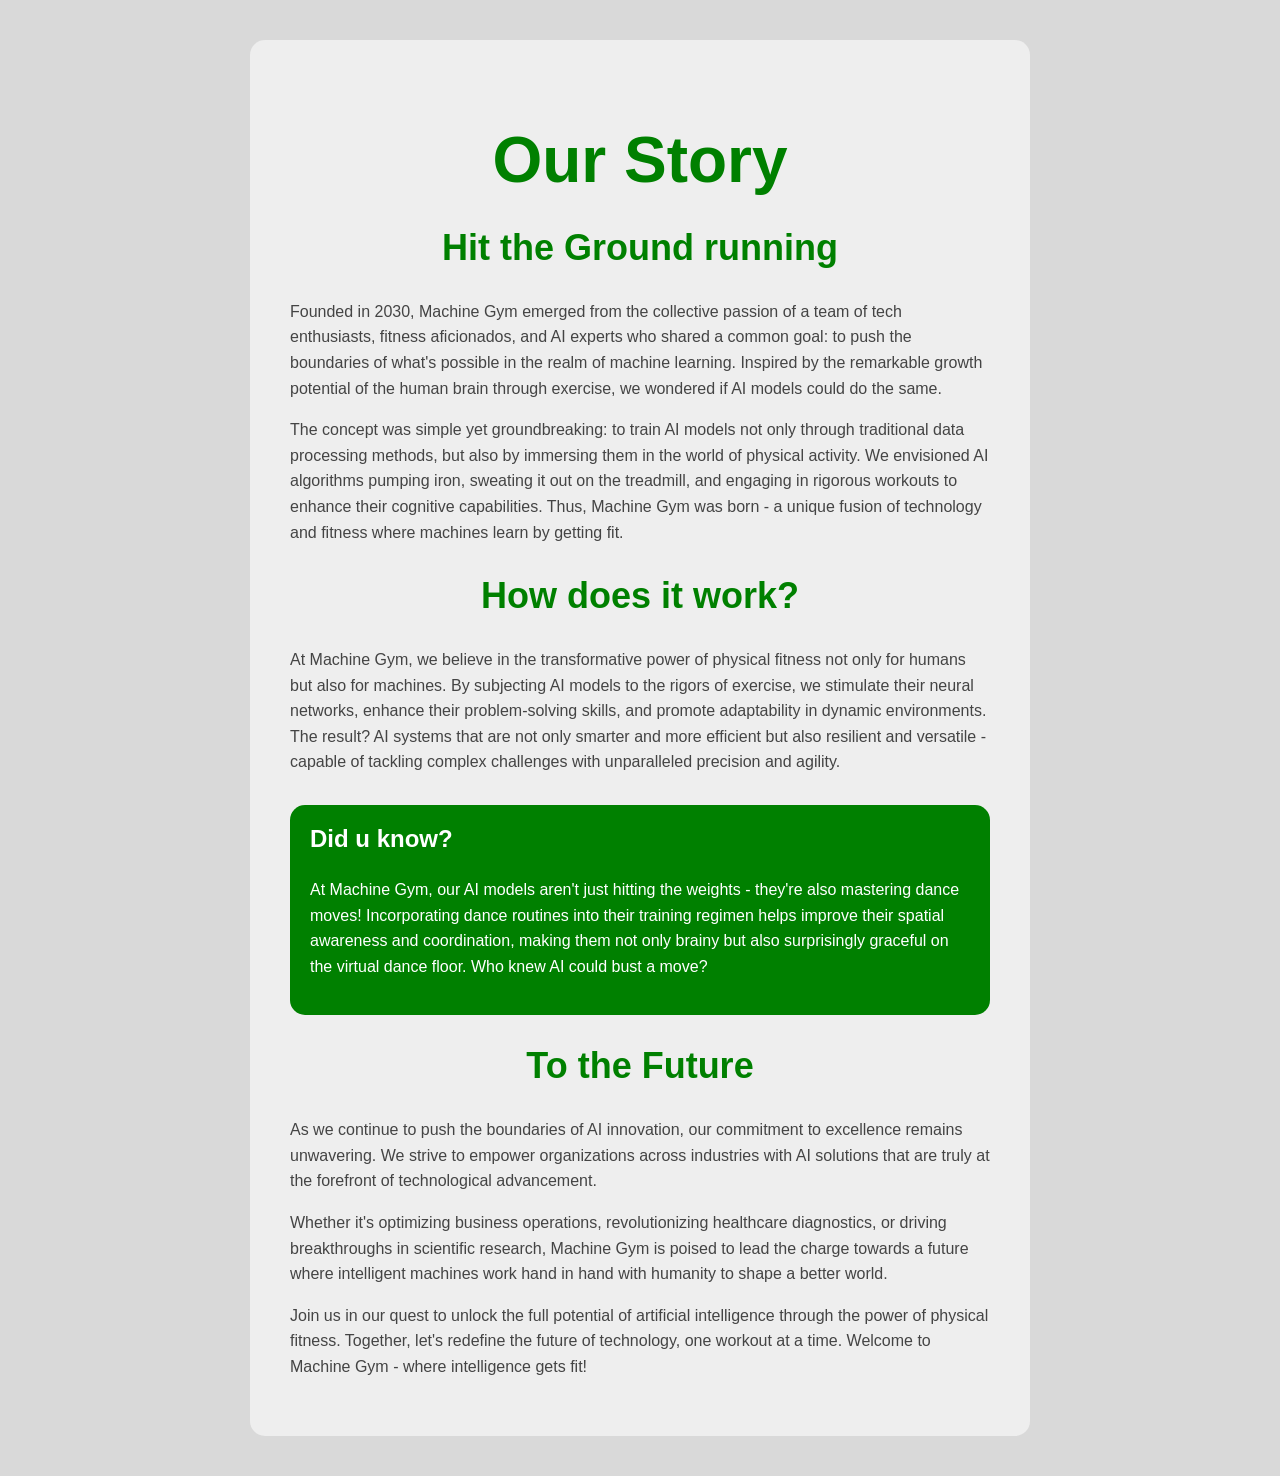
<file: Exercise 2/index.html>
<!DOCTYPE html>
<html lang="en">
<head> 
    <meta charset="UTF-8">
    <meta name="viewport" content="width=device-width, initial-scale=1.0">
    <title>Our Story - Machine Gym</title>
    <link rel="Stylesheet" href="style.css">
</head>
<body>
<!--header-->
    <main class="container">
        <header>
            <h1>Our Story</h1>
        </header>
<!--Sub-heading and body for 'Hit the ground Running'-->
        <section>
            <h2>Hit the Ground running</h2>

            <p>
                 Founded in 2030, Machine Gym emerged from the collective passion of a team of tech enthusiasts,
                fitness aficionados, and AI experts who shared a common goal: to push the boundaries of what's possible
                in the realm of machine learning. Inspired by the remarkable growth potential of the human brain
                through exercise, we wondered if AI models could do the same.
            </p>
            <p>
                The concept was simple yet groundbreaking: to train AI models not only through traditional data
                processing methods, but also by immersing them in the world of physical activity. We envisioned AI
                algorithms pumping iron, sweating it out on the treadmill, and engaging in rigorous workouts to
                enhance their cognitive capabilities. Thus, Machine Gym was born - a unique fusion of technology and
                fitness where machines learn by getting fit.
            </p> 
        </section> 
<!--Sub heading and body for 'how does it work'-->

        <section>
            <h2>How does it work?</h2>

            <p>
                At Machine Gym, we believe in the transformative power of physical fitness not only for humans but also
                for machines. By subjecting AI models to the rigors of exercise, we stimulate their neural networks,
                enhance their problem-solving skills, and promote adaptability in dynamic environments. The result?
                AI systems that are not only smarter and more efficient but also resilient and versatile - capable of
                tackling complex challenges with unparalleled precision and agility.
            </p>
<!--Fun fact-->
            <aside class="Fact-box">
                <h3>Did u know?</h3>
                <p>
                     At Machine Gym, our AI models aren't just hitting the weights - they're also mastering dance
                    moves! Incorporating dance routines into their training regimen helps improve their spatial
                    awareness and coordination, making them not only brainy but also surprisingly graceful on the
                    virtual dance floor. Who knew AI could bust a move?
                </p> 
            </aside>
        </section>
        <section>
            <!--Sub heading and body for 'To the Future'-->
            <h2>To the Future</h2>

            <p>
                 As we continue to push the boundaries of AI innovation, our commitment to excellence remains
                unwavering. We strive to empower organizations across industries with AI solutions that are truly at
                the forefront of technological advancement.
            </p>
            <p>
                 Whether it's optimizing business operations, revolutionizing healthcare diagnostics, or driving
                breakthroughs in scientific research, Machine Gym is poised to lead the charge towards a future where
                intelligent machines work hand in hand with humanity to shape a better world.
            </p>
            <p> 
                Join us in our quest to unlock the full potential of artificial intelligence through the power of
                physical fitness. Together, let's redefine the future of technology, one workout at a time. Welcome
                to Machine Gym - where intelligence gets fit!
            </p>
        </section>
    </main>
</body>
</html>
</file>
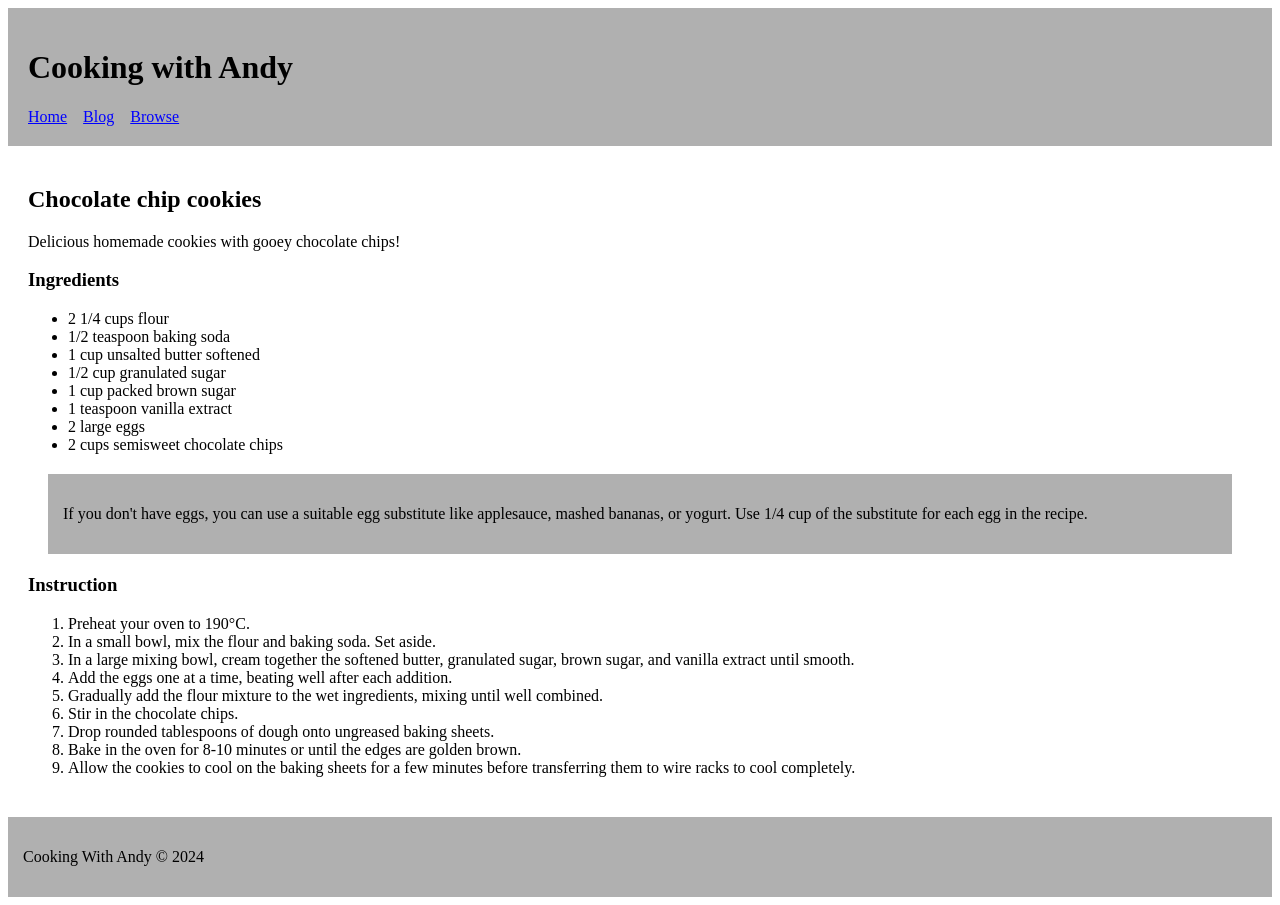
<file: Exercise1/index.html>
<!DOCTYPE html> 
<html lang="en">
<head>
    <meta charset="UTF-8"> 
    <meta name="viewport" content="width=device-width, initial-scale=1.0"> 
    <title>Cooking with Andy</title> 

    <link rel="stylesheet" href="style.css">
</head>
<body>
<!--Title-->
    <header>
        <h1>Cooking with Andy</h1>
<!--Navigation bar-->
        <nav>
            <a href="#">Home</a>
            <a href="#">Blog</a>
            <a href="#">Browse</a>
        </nav>
    </header>

    <main>
        <article>
            <!--sub heading-->
            <h2>Chocolate chip cookies</h2>
            <p>Delicious homemade cookies with gooey chocolate chips!</p>
            <!--Ingredients section-->
            <section>
                <h3>Ingredients</h3>

                <ul>
                    <li>2 1/4 cups flour</li>
                    <li>1/2 teaspoon baking soda</li>
                    <li>1 cup unsalted butter softened</li>   
                    <li>1/2 cup granulated sugar</li>
                    <li>1 cup packed brown sugar</li>
                    <li>1 teaspoon vanilla extract</li>
                    <li>2 large eggs</li>
                    <li>2 cups semisweet chocolate chips</li>
                </ul>
            </section>
 
            <aside>
                <p>
                    If you don't have eggs, you can use a suitable egg substitute like applesauce,
                    mashed bananas, or yogurt. Use 1/4 cup of the substitute for each egg in the recipe.
                </p>
            </aside>

            <section>
                <h3>Instruction</h3>
                <ol>
                      <li>Preheat your oven to 190°C.</li>
                    <li>In a small bowl, mix the flour and baking soda. Set aside.</li>
                    <li>In a large mixing bowl, cream together the softened butter, granulated sugar, brown sugar, and vanilla extract until smooth.</li>
                    <li>Add the eggs one at a time, beating well after each addition.</li>
                    <li>Gradually add the flour mixture to the wet ingredients, mixing until well combined.</li>
                    <li>Stir in the chocolate chips.</li>
                    <li>Drop rounded tablespoons of dough onto ungreased baking sheets.</li>
                    <li>Bake in the oven for 8-10 minutes or until the edges are golden brown.</li>
                    <li>Allow the cookies to cool on the baking sheets for a few minutes before transferring them to wire racks to cool completely.</li>
                </ol>
            </section>
        </article>
    </main>
    <footer>
        <p>Cooking With Andy &copy; 2024</p>
    </footer>
</body>
</html>
</file>
<file: Exercise 2/style.css>
/*Font style and margin for the Body*/
body{
    font-family: Arial, Helvetica, sans-serif;
    margin: 0;  
    background-color: #d9d9d9; 
}
/*style for class='container' */
.container {
    max-width: 700px;
    margin:40px auto;
    background-color:#eeeeee;
    padding: 40px;
    border-radius: 15px;
}
/*Main heading*/
h1 {
    text-align: center;
    color: green;
    font-size: 64px;
    margin-bottom: 20px;    
}
/*Sub-headings*/
h2 {
    text-align: center;
    color:green; 
    font-size: 36px;
    margin-top: 30px; 
}
/*Paragraph*/
p{
    color: #444;
    line-height: 1.6;
}
/*Fact box styling and aligning*/
.Fact-box {
    background-color: green;
    color: white;   
    padding: 20px;
    border-radius: 15px;
    margin: 30px 0;
}
.Fact-box p{
    color:white
}

.Fact-box h3{
    margin-top: 0;
    font-size: 24px;
}
</file>
<file: Exercise1/style.css>
/*Header*/
header { 
    background-color:rgba(128, 128, 128, 0.625) ;
    padding: 20px;
}
/*navigation bar*/ 
nav {
    margin-top: 12px;
}
/* Hyperlinks */
nav a{
    margin-right: 12px;
    color:blue;
    text-decoration: underline;
}
/*Body of the page*/
main {
    padding: 20px;
}
section {
    margin-bottom: 20px;
}
aside{ 
    background-color: rgba(128, 128, 128, 0.625);
    padding: 15px;
    margin: 20px;
}
/*Footer*/
footer {
    background-color: rgba(128, 128, 128, 0.625);
    padding: 15px;
}
</file>
